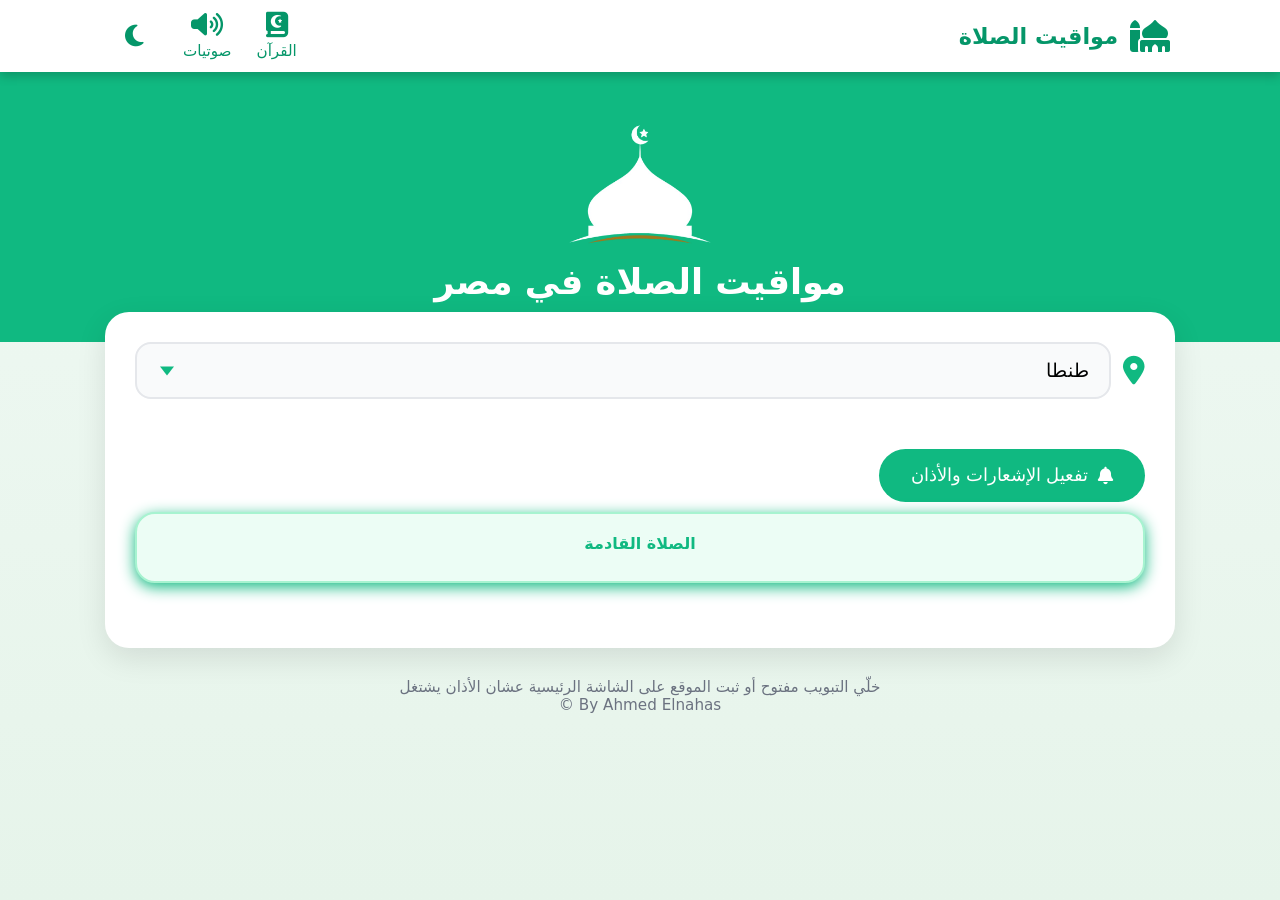
<file: index.html>
<!doctype html>
<html lang="ar" dir="rtl">
  <head>
    <meta charset="UTF-8" />
    <meta name="viewport" content="width=device-width, initial-scale=1.0" />
    <title>🕌 مواقيت الصلاة - مصر</title>
    <!-- icon page -->
    <link rel="icon" href="image/icon.png" />
    <!-- link Css -->
    <link rel="stylesheet" href="css/style.css" />
    <link
      rel="stylesheet"
      href="https://cdnjs.cloudflare.com/ajax/libs/font-awesome/6.5.0/css/all.min.css"
    />
  </head>
  <body>
    <!-- Navbar -->
    <nav class="navbar">
      <div class="nav-container">
        <div class="nav-logo">
          <i class="fas fa-mosque"></i>
          <span>مواقيت الصلاة</span>
        </div>
        <div class="nav-right">
          <div class="nav-icons">
            <a href="quran.html" class="nav-icon" title="القرآن الكريم">
              <i class="fas fa-book-quran"></i>
              <span>القرآن</span>
            </a>
            <a href="Audio.html" class="nav-icon" title="الصوتيات والأذان">
              <i class="fas fa-volume-up"></i>
              <span>صوتيات</span>
            </a>
          </div>
          <!-- زرار الـ Dark Mode -->
          <button
            onclick="toggleTheme()"
            id="themeBtn"
            class="theme-btn"
            title="تبديل الوضع">
            <i class="fas fa-moon"></i>
          </button>
        </div>
      </div>
    </nav>
    <!-- Header section -->
    <div class="header">
      <img src="image/logo.png" loading="lazy" class="Logo" />
      <h1>مواقيت الصلاة في مصر</h1>
    </div>
    <div class="container">
      <div class="card">
        <!-- Select governorate -->
        <div class="select-wrapper">
          <i class="fas fa-map-marker-alt"></i>
          <select id="citySelect"></select>
        </div>
        <!-- History -->
        <div id="dateInfo" class="date-info"></div>
        <!-- btn-notfiction -->
        <div class="text-center mb-8">
          <button onclick="enableNotifications()" class="enable-btn">
            <i class="fas fa-bell"></i>
            تفعيل الإشعارات والأذان
          </button>
        </div>
        <!-- Next prayer -->
        <div id="nextPrayer" class="next-prayer hidden">
          <p class="label">الصلاة القادمة</p>
          <p id="nextNameTime" class="next-time"></p>
          <p id="remaining" class="remaining"></p>
        </div>
        <!-- Prayer times -->
        <div id="prayerTimes" class="prayer-grid"></div>
      </div>
      <!-- Footer -->
      <p class="footer-text">
        خلّي التبويب مفتوح أو ثبت الموقع على الشاشة الرئيسية عشان الأذان يشتغل
        <br />
        By Ahmed Elnahas &copy;
      </p>
    </div>
    <!-- link js -->
    <script src="js/main.js"></script>
  </body>
</html>
</file>
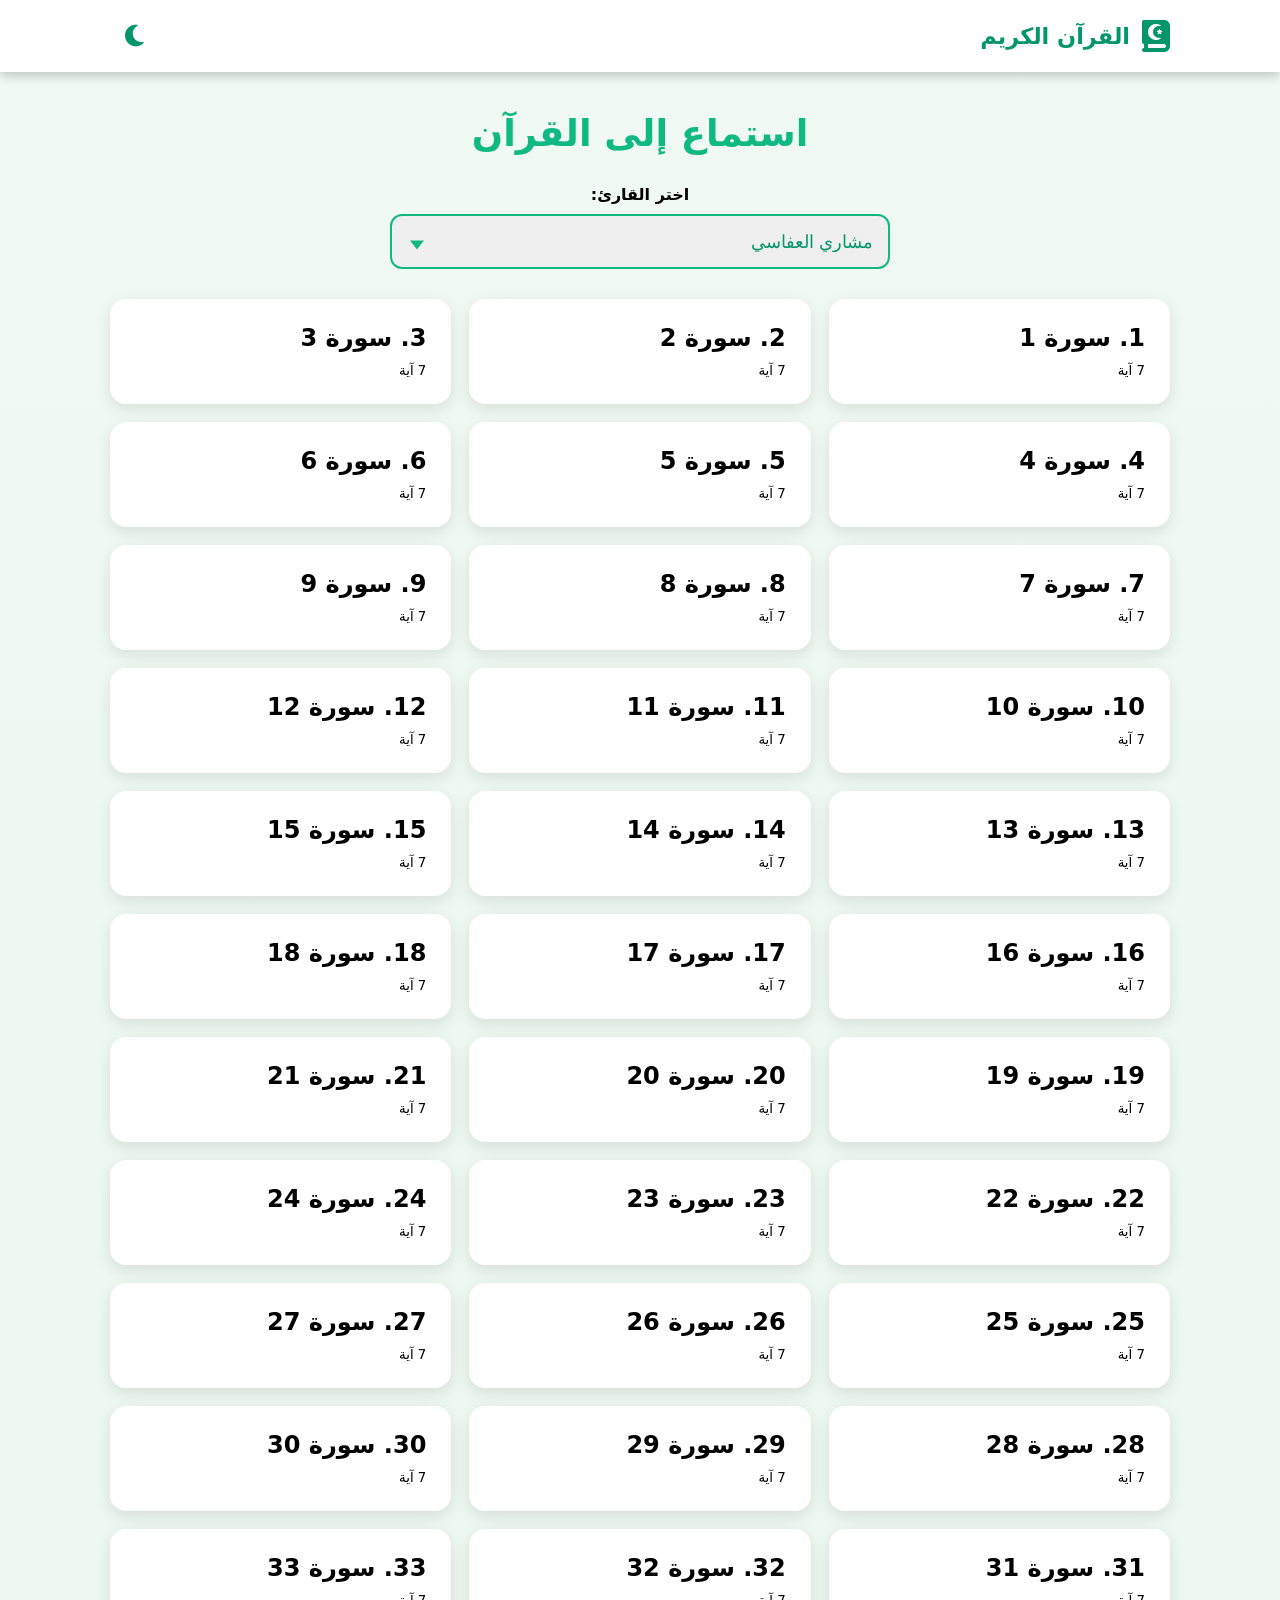
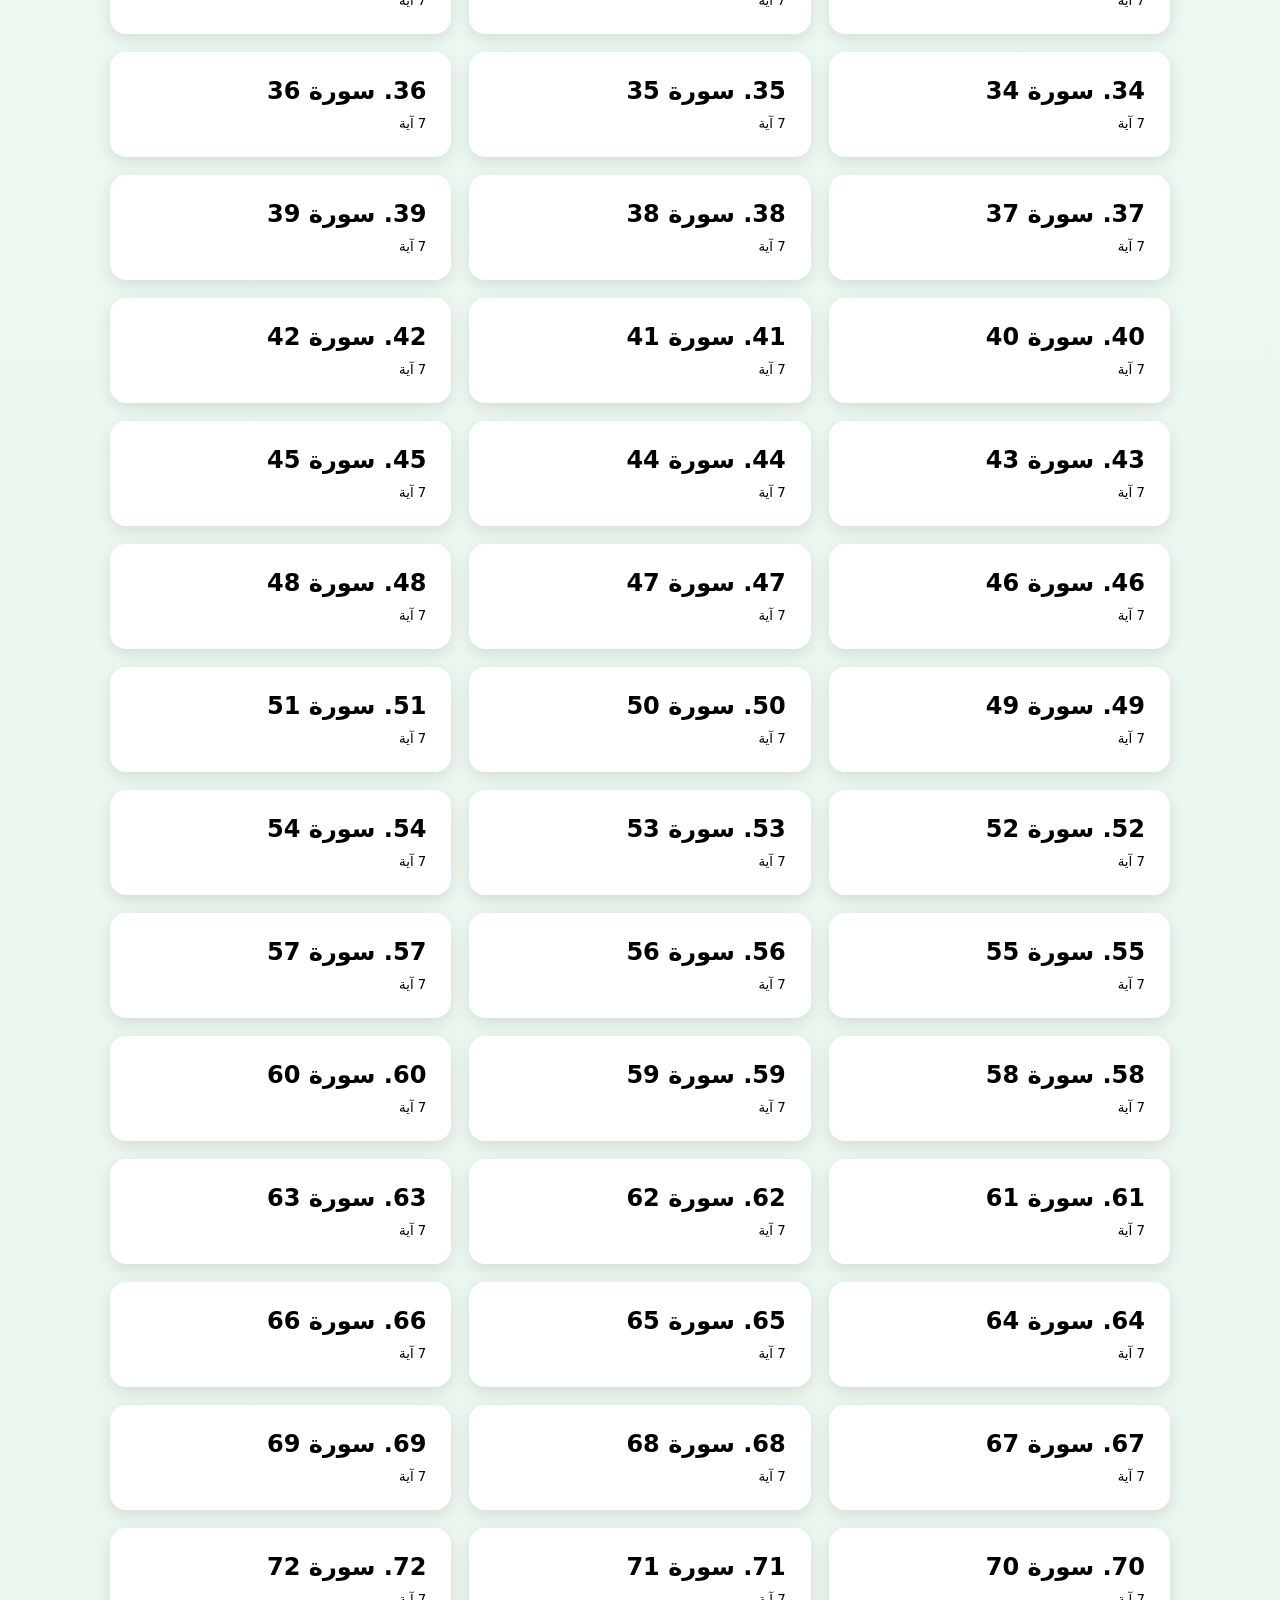
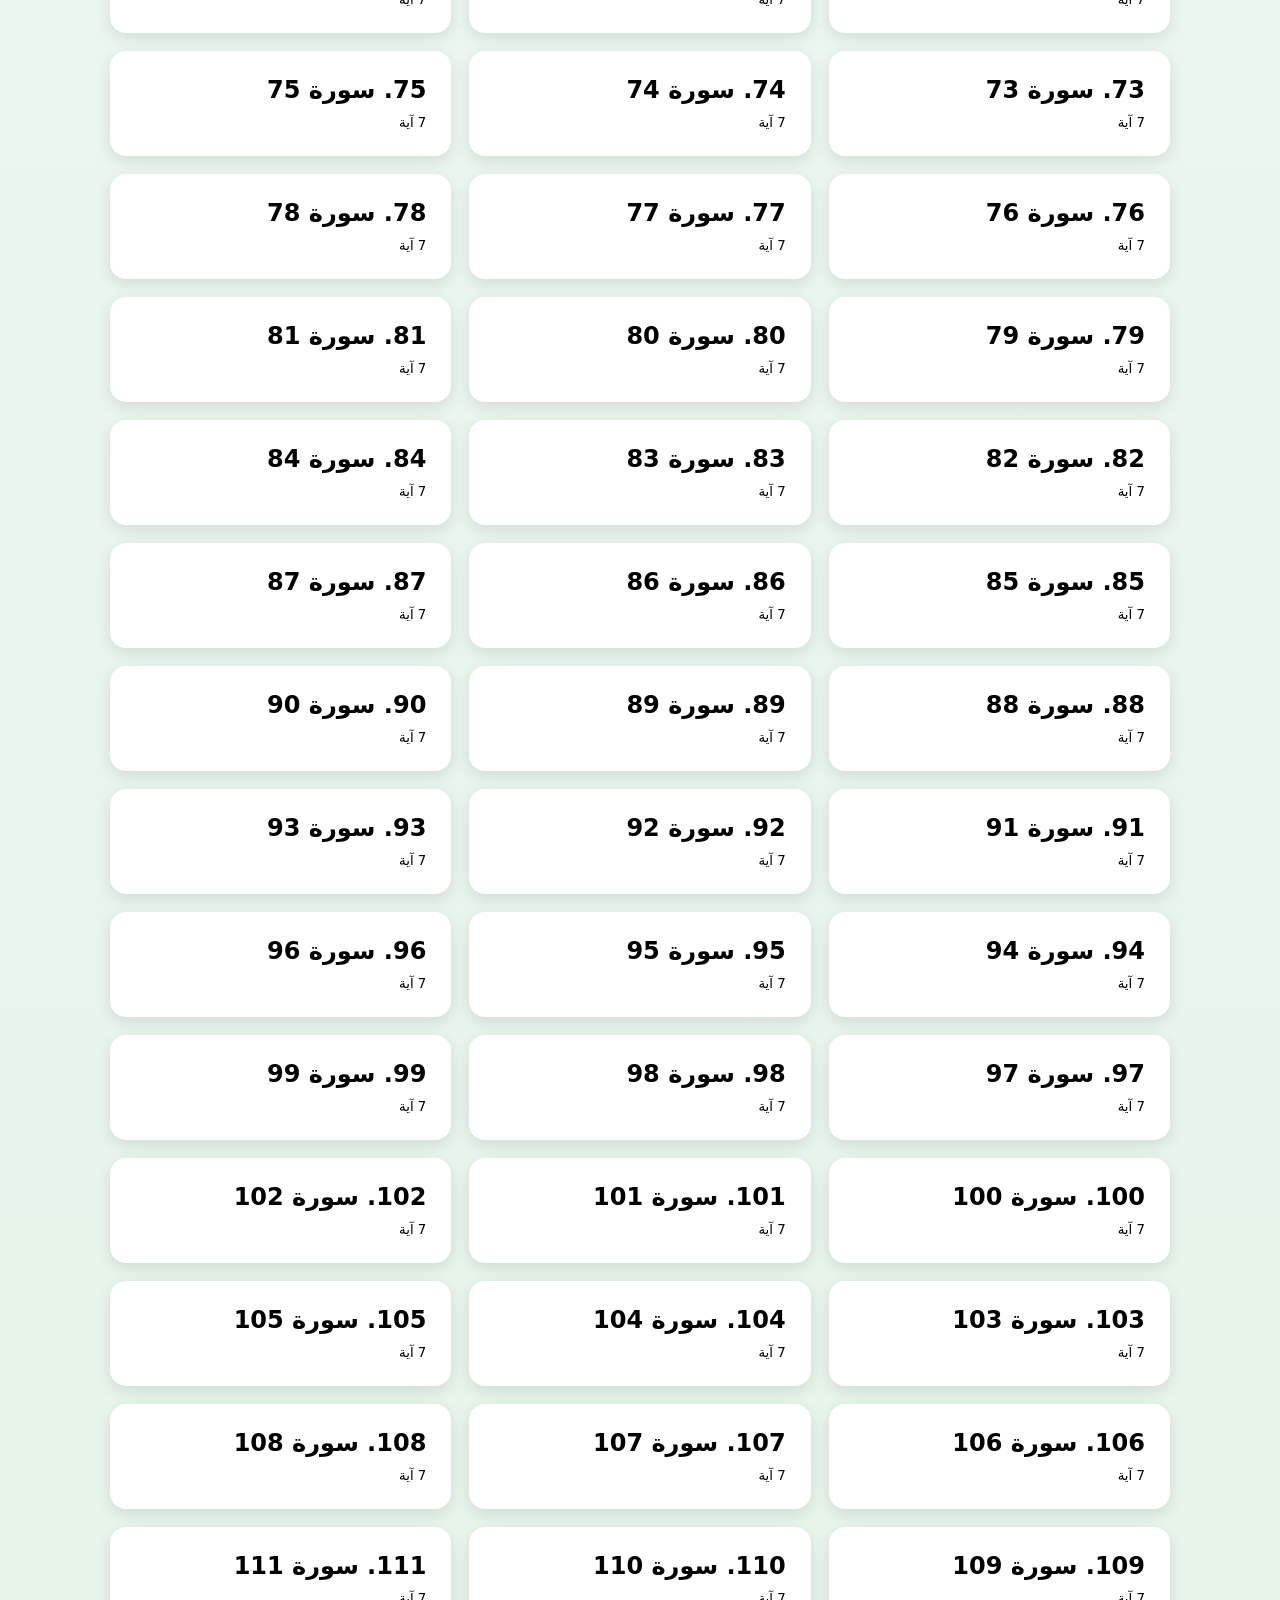
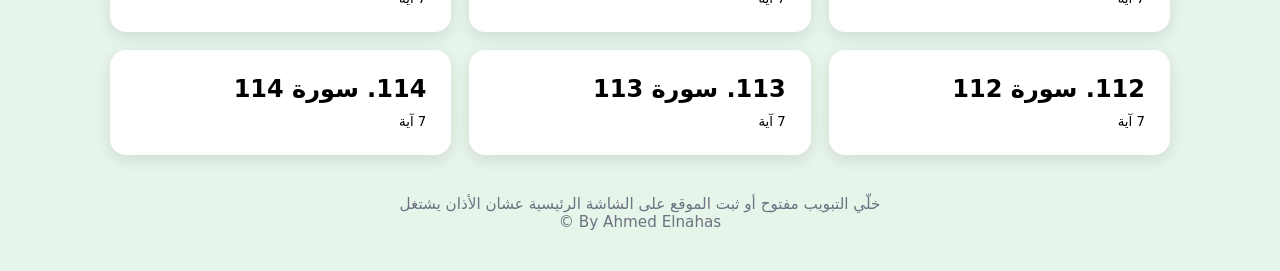
<file: Audio.html>
<!DOCTYPE html>
<html lang="ar" dir="rtl">
<head>
  <meta charset="UTF-8">
  <meta name="viewport" content="width=device-width, initial-scale=1.0">
  <title>القرآن الكريم - استماع</title>
  <link rel="stylesheet" href="css/Audio.css">
  <link rel="stylesheet" href="https://cdnjs.cloudflare.com/ajax/libs/font-awesome/6.5.0/css/all.min.css">
</head>
<body>
  <!-- Navbar -->
    <nav class="navbar">
      <div class="nav-container">
        <div class="nav-logo">
          <a href="index.html"><i class="fas fa-book-quran"></i></a>
          <span>القرآن الكريم</span>
        </div>
          <!-- زرار الـ Dark Mode -->
          <button
            onclick="toggleTheme()"
            id="themeBtn"
            class="theme-btn"
            title="تبديل الوضع">
            <i class="fas fa-moon"></i>
          </button>
        </div>
      </div>
    </nav>
  <div class="quran-page">
    <h1 class="quran-header">استماع إلى القرآن</h1>
    <!-- اختيار القارئ -->
    <div class="reciter-box">
      <label>اختر القارئ:</label>
      <select id="reciterSelect"></select>
    </div>
    <!-- قائمة السور -->
    <div id="surahs-list" class="surah-grid" style="display: none;"></div>
    <!-- مشغل السورة -->
    <div id="surah-view" class="surah-view" style="display: none;">
      <button onclick="goBack()" class="back-button">
        ← العودة لقائمة السور
      </button>
      <h2 id="surah-title"></h2>
      
      <div class="audio-player">
        <audio id="quranAudio" controls style="width:100%; margin: 20px 0;"></audio>
      </div>
      
      <div id="surah-text" class="surah-text"></div>
    </div>
  </div>
    <!-- Footer -->
    <p class="footer-text">
      خلّي التبويب مفتوح أو ثبت الموقع على الشاشة الرئيسية عشان الأذان يشتغل
      <br />
      By Ahmed Elnahas &copy;
    </p>
  <script src="js/Audio.js"></script>
</body>
</html>
</file>
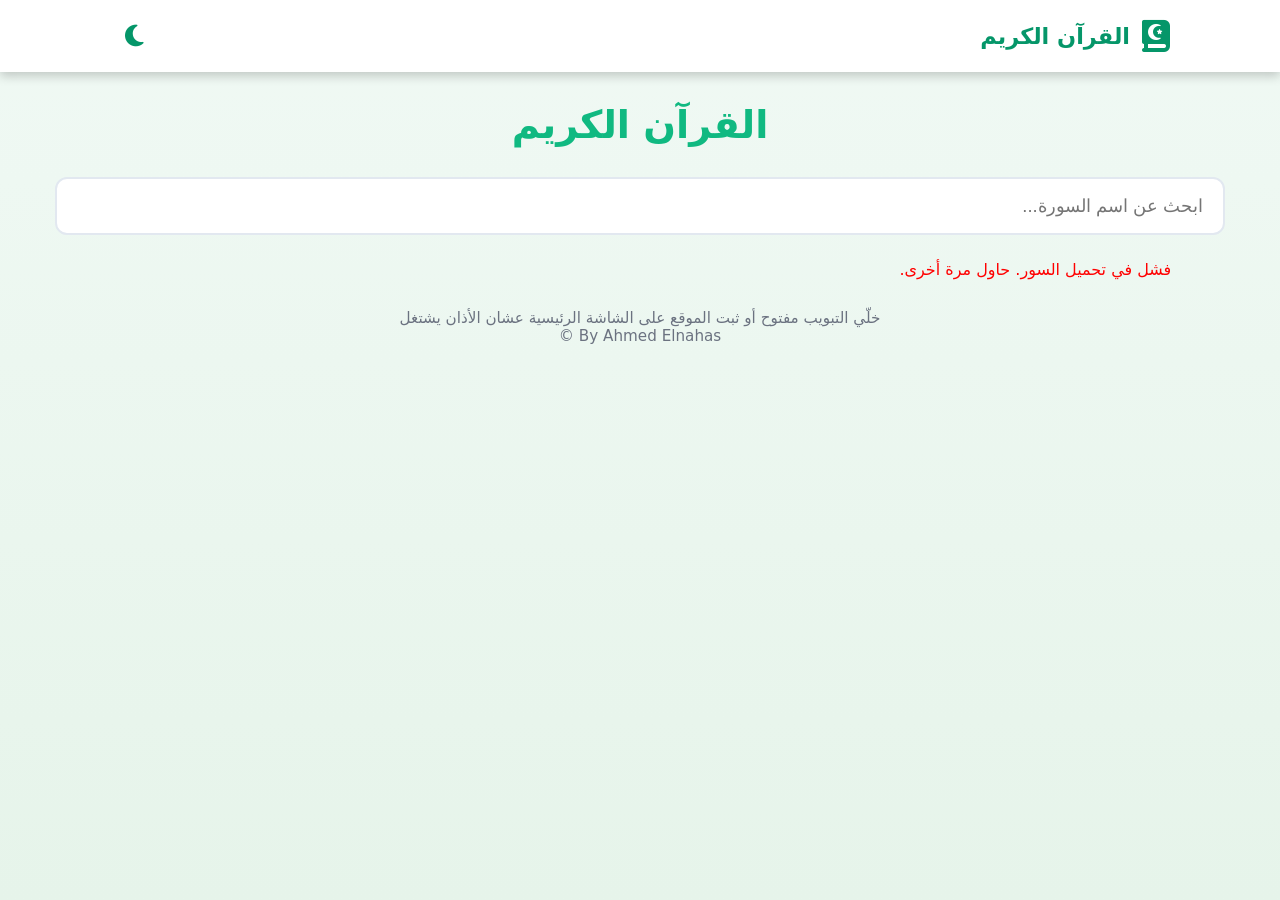
<file: quran.html>
<!DOCTYPE html>
<html lang="ar" dir="rtl">
<head>
  <meta charset="UTF-8">
  <meta name="viewport" content="width=device-width, initial-scale=1.0">
  <title>القرآن الكريم</title>
  <!-- icon page -->
  <link rel="icon" href="image/icon.png" />
  <!-- link Css -->
  <link rel="stylesheet" href="css/quran.css">
  <link rel="stylesheet" href="https://cdnjs.cloudflare.com/ajax/libs/font-awesome/6.5.0/css/all.min.css">
</head>
<body>
   <!-- Navbar -->
    <nav class="navbar">
      <div class="nav-container">
        <div class="nav-logo">
          <a href="index.html"><i class="fas fa-book-quran"></i></a>
          <span>القرآن الكريم</span>
        </div>
          <!-- زرار الـ Dark Mode -->
          <button
            onclick="toggleTheme()"
            id="themeBtn"
            class="theme-btn"
            title="تبديل الوضع">
            <i class="fas fa-moon"></i>
          </button>
        </div>
      </div>
    </nav>
    <!-- Hero Section -->
  <div class="quran-page">
    <h1 class="quran-header">القرآن الكريم</h1>
    <input type="text" id="searchInput" placeholder="ابحث عن اسم السورة..." class="search-box">
    <div id="surahs-list" class="surah-grid"></div>
    <div id="surah-view" class="surah-view">
      <button onclick="goBack()" class="back-button">
        ← العودة لقائمة السور
      </button>
      <h2 id="surah-title"></h2>
      <div class="basmala">بِسْمِ اللَّهِ الرَّحْمَٰنِ الرَّحِيمِ</div>
      <div id="surah-text" class="surah-text"></div>
    </div>
  </div>
    <!-- Footer -->
    <p class="footer-text">
      خلّي التبويب مفتوح أو ثبت الموقع على الشاشة الرئيسية عشان الأذان يشتغل
      <br />
      By Ahmed Elnahas &copy;
    </p>
  <script src="js/quran.js"></script>
</body>
</html>
</file>
<file: css/style.css>
/* Globle Styling */
* {
  margin: 0;
  padding: 0;
  box-sizing: border-box;
}
body {
  background: linear-gradient(to bottom, #f0f9f4, #e6f4ea);
  font-family:
    system-ui,
    -apple-system,
    sans-serif;
  min-height: 100vh;
  padding-bottom: 40px;
  transition: background 0.4s;
}
body.dark {
  background: linear-gradient(to bottom, #1f2937, #111827);
  color: #e5e7eb;
}
/* ====================== Navbar ====================== */
.navbar {
  background: white;
  color: #059669;
  padding: 12px 0;
  box-shadow: 0 4px 10px rgba(0, 0, 0, 0.2);
  position: sticky;
  top: 0;
  z-index: 1000;
}
.nav-container {
  max-width: 1100px;
  margin: 0 auto;
  padding: 0 20px;
  display: flex;
  justify-content: space-between;
  align-items: center;
}
.nav-logo {
  display: flex;
  align-items: center;
  gap: 12px;
  font-size: 1.4rem;
  font-weight: bold;
}
.nav-logo i {
  font-size: 2rem;
  color: #059669;
}
.nav-right {
  display: flex;
  align-items: center;
  gap: 25px;
}
.nav-icons {
  display: flex;
  gap: 25px;
}
.nav-icon {
  display: flex;
  flex-direction: column;
  align-items: center;
  color: #059669;
  text-decoration: none;
  font-size: 0.95rem;
  transition: all 0.3s;
}
.nav-icon:hover {
  color: #059669;
  transform: translateY(-3px);
}
.nav-icon i {
  font-size: 1.6rem;
  margin-bottom: 4px;
}
/* زرار الـ Dark Mode */
.theme-btn {
  background: rgba(255, 255, 255, 0.15);
  border: none;
  color: #059669;
  font-size: 1.55rem;
  width: 48px;
  height: 48px;
  display: flex;
  align-items: center;
  justify-content: center;
  border-radius: 50%;
  cursor: pointer;
  transition: all 0.3s;
}
.theme-btn:hover {
  background: #059668aa;
  color: white;
  transform: scale(1.1);
}
body.dark .nav-icon:hover {
  color: #059669;
  transform: translateY(-3px);
}
body.dark .nav-icon,
body.dark .navbar {
  color: white;
}
body.dark .navbar{
  background: #1e2937;
}
body.dark .theme-btn {
  background: transparent;
  color: white;
}
body.dark .theme-btn:hover {
  background: rgba(255, 255, 255, 0.2);
  color: #059669;
}
/* Responsive mobile */
@media (max-width: 767px) {
  .nav-logo span{
    display: none;
  }
}
/* header Styling */
.header {
  background: #10b981;
  color: white;
  text-align: center;
  padding: 50px 20px 40px;
}
body.dark .header {
  background: #059669;
}
.header .Logo {
  width: 150px;
  margin-bottom: 10px;
}
.header h1 {
  font-size: 2.2rem;
  font-weight: bold;
}
.header p {
  font-size: 1.1rem;
  opacity: 0.9;
  margin-top: 8px;
}
.container {
  max-width: 1100px;
  margin: -30px auto 0;
  padding: 0 15px;
}
.card {
  background: white;
  border-radius: 24px;
  box-shadow: 0 10px 30px rgba(0, 0, 0, 0.1);
  padding: 30px;
  transition: all 0.4s;
}
body.dark .card {
  background: #1f2937;
  box-shadow: 0 10px 30px rgba(0, 0, 0, 0.4);
}
/* ====================== Select Wrapper ====================== */
.select-wrapper {
  position: relative;
  display: flex;
  align-items: center;
  gap: 12px;
  margin-bottom: 25px;
}
.select-wrapper i {
  font-size: 1.8rem;
  color: #10b981;
  z-index: 2;
}
body.dark .select-wrapper i {
  color: #34d399;
}
select {
  flex: 1;
  padding: 16px 20px;
  font-size: 1.2rem;
  border: 2px solid #e5e7eb;
  border-radius: 16px;
  background: #f9fafb;
  outline: none;
  appearance: none;
  -webkit-appearance: none;
  -moz-appearance: none;
}
body.dark select {
  background: #374151;
  border-color: #4b5563;
  color: #e5e7eb;
}
select:focus {
  border-color: #10b981;
}
body.dark select:focus {
  border-color: #34d399;
}
/* wrapper */
.select-wrapper::after {
  content: "";
  position: absolute;
  top: 50%;
  left: 25px;
  width: 0;
  height: 0;
  border-left: 7px solid transparent;
  border-right: 7px solid transparent;
  border-top: 9px solid #10b981;
  transform: translateY(-50%);
  pointer-events: none;
  z-index: 5;
}
body.dark .select-wrapper::after {
  border-top-color: #34d399;
}
/* إخفاء السهم الأصلي */
select::-ms-expand {
  display: none;
}
/* Data info Styling */
.date-info {
  text-align: center;
  color: #4b5563;
  font-size: 1.15rem;
  margin-bottom: 25px;
  display: flex;
  align-items: center;
  justify-content: center;
  gap: 10px;
}

body.dark .date-info {
  color: #9ca3af;
}
.theme-toggle {
  position: absolute;
  top: 20px;
  left: 20px;
  z-index: 100;
}
.theme-toggle button {
  background: rgba(255, 255, 255, 0.9);
  border: none;
  width: 50px;
  height: 50px;
  border-radius: 50%;
  font-size: 1.5rem;
  cursor: pointer;
  box-shadow: 0 4px 10px rgba(0, 0, 0, 0.1);
}
body.dark .theme-toggle button {
  background: rgba(31, 41, 55, 0.9);
  color: #34d399;
}
.enable-btn {
  background: #10b981;
  color: white;
  border: none;
  padding: 16px 32px;
  font-size: 1.1rem;
  border-radius: 50px;
  cursor: pointer;
  display: inline-flex;
  align-items: center;
  gap: 10px;
  margin-bottom: 15px;
  transition: all 0.3s ease;
}
body.dark .enable-btn {
  background: #34d399;
  color: #111827;
}
.enable-btn:hover {
  transform: translateY(-5px);
}
.next-prayer {
  background: #ecfdf5;
  border: 2px solid #a7f3d0;
  border-radius: 20px;
  padding: 20px;
  text-align: center;
  margin-bottom: 30px;
}
body.dark .next-prayer {
  background: #064e3b;
  border-color: #34d399;
}
.next-prayer,
.prayer-card {
  transition: all 0.3s ease;
}
.next-prayer,
.prayer-card:hover {
  transform: translateY(-5px);
  box-shadow: 0 4px 15px #10b981;
}
.label {
  color: #10b981;
  font-weight: 600;
}
body.dark .label {
  color: #34d399;
}
.next-time {
  font-size: 1.8rem;
  font-weight: bold;
  color: #065f46;
}
body.dark .next-time {
  color: #6ee7b7;
}
.remaining {
  color: #10b981;
  margin-top: 8px;
  font-size: 1.1rem;
}
body.dark .remaining {
  color: #6ee7b7;
}
.prayer-grid {
  display: grid;
  grid-template-columns: repeat(auto-fit, minmax(280px, 1fr));
  gap: 18px;
}
.prayer-card {
  background: white;
  border-radius: 20px;
  padding: 24px 20px;
  text-align: center;
  box-shadow: 0 4px 15px rgba(0, 0, 0, 0.08);
}
body.dark .prayer-card {
  background: #374151;
}
.prayer-card h3 {
  color: #10b981;
  font-size: 1.35rem;
  margin-bottom: 12px;
}
body.dark .prayer-card h3 {
  color: #34d399;
}
.prayer-card p {
  font-size: 2.2rem;
  font-weight: bold;
  color: #1f2937;
  letter-spacing: 2px;
}
body.dark .prayer-card p {
  color: #e5e7eb;
}
/* footer Styling */
.footer-text {
  text-align: center;
  color: #6b7280;
  margin-top: 30px;
  font-size: 0.95rem;
}
body.dark .footer-text {
  color: #9ca3af;
}
</file>
<file: css/Audio.css>
/* Globle Styling */
* {
  margin: 0;
  padding: 0;
  box-sizing: border-box;
}
body {
  background: linear-gradient(to bottom, #f0f9f4, #e6f4ea);
  font-family:
    system-ui,
    -apple-system,
    sans-serif;
  min-height: 100vh;
  padding-bottom: 40px;
  transition: background 0.4s;
}
body.dark {
  background: linear-gradient(to bottom, #1f2937, #111827);
  color: #e5e7eb;
}
.ayah-number {
  color: #059669;
  font-weight: bold;
  font-size: 20px;
}
#surah-text {
  line-height: 2.5;
  font-size: 22px;
  direction: rtl;
  text-align: justify;
}

/* ====================== Navbar ====================== */
.navbar {
  background: white;
  color: #059669;
  padding: 12px 0;
  box-shadow: 0 4px 10px rgba(0, 0, 0, 0.2);
  position: sticky;
  top: 0;
  z-index: 1000;
}
.nav-container {
  max-width: 1100px;
  margin: 0 auto;
  padding: 0 20px;
  display: flex;
  justify-content: space-between;
  align-items: center;
}
.nav-logo {
  display: flex;
  align-items: center;
  gap: 12px;
  font-size: 1.4rem;
  font-weight: bold;
}
.nav-logo i {
  font-size: 2rem;
  color: #059669;
}
.nav-right {
  display: flex;
  align-items: center;
  gap: 25px;
}
/* زرار الـ Dark Mode */
.theme-btn {
  background: rgba(255, 255, 255, 0.15);
  border: none;
  color: #059669;
  font-size: 1.55rem;
  width: 48px;
  height: 48px;
  display: flex;
  align-items: center;
  justify-content: center;
  border-radius: 50%;
  cursor: pointer;
  transition: all 0.3s;
}
.theme-btn:hover {
  background: #059668aa;
  color: white;
  transform: scale(1.1);
}
body.dark .nav-icon:hover {
  color: #059669;
  transform: translateY(-3px);
}
body.dark .nav-icon,
body.dark .navbar {
  color: white;
}
body.dark .navbar {
  background: #1e2937;
}
body.dark .theme-btn {
  background: transparent;
  color: white;
}
body.dark .theme-btn:hover {
  background: rgba(255, 255, 255, 0.2);
  color: #059669;
}
/* Responsive mobile */
@media (max-width: 767px) {
  .nav-logo span {
    display: none;
  }
}
/* hero Styling */
.quran-page {
  max-width: 1100px;
  margin: 40px auto;
  padding: 0 20px;
}
.quran-header {
  text-align: center;
  color: #10b981;
  margin-bottom: 30px;
  font-size: 2.3rem;
}
.reciter-box {
  position: relative;
  max-width: 500px;
  margin: 0 auto 30px;
  text-align: center;
}
.reciter-box label {
  display: block;
  margin-bottom: 10px;
  font-weight: 600;
}
.reciter-box select {
  width: 100%;
  padding: 15px;
  font-size: 1.15rem;
  color: #059669;
  border: 2px solid #10b981;
  appearance: none;
  border-radius: 12px;
}
.reciter-box::after {
  content: "";
  position: absolute;
  top: 60px;
  left: 20px;
  width: 0;
  height: 0;
  border-left: 7px solid transparent;
  border-right: 7px solid transparent;
  border-top: 9px solid #10b981;
  transform: translateY(-50%);
  pointer-events: none;
  z-index: 5;
}
body.dark .reciter-box::after {
  border-top-color: #34d399;
}
body.dark .reciter-box select {
  background-color: #111827;
  color: white;
}
.back-button {
  background: #10b981;
  color: white;
  border: none;
  padding: 12px 24px;
  border-radius: 10px;
  cursor: pointer;
  margin-bottom: 25px;
  font-size: 1.05rem;
  transition: all 0.3s ease;
}
.back-button:hover {
  transform: translateY(-6px);
}
.surah-grid {
  display: grid;
  grid-template-columns: repeat(auto-fill, minmax(300px, 1fr));
  gap: 18px;
}
.surah {
  background: white;
  padding: 25px;
  border-radius: 16px;
  box-shadow: 0 5px 15px rgba(0, 0, 0, 0.1);
  cursor: pointer;
  transition: 0.3s;
}
body.dark .surah {
  background: #293748;
}
.surah:hover {
  transform: translateY(-6px);
}
.surah h3 {
  font-size: 1.5rem;
  margin-bottom: 8px;
}
.audio-player {
  margin: 30px 0;
  text-align: center;
}
.surah-view h2 {
  text-align: center;
  color: #10b981;
  margin-bottom: 20px;
}
.surah-text {
  line-height: 3;
  font-size: 1.4rem;
  text-align: justify;
  margin-top: 30px;
}
/* footer Styling */
.footer-text {
  text-align: center;
  color: #6b7280;
  margin-top: 30px;
  font-size: 0.95rem;
}
body.dark .footer-text {
  color: #9ca3af;
}
</file>
<file: css/quran.css>
/* Globle Styling */
* {
  margin: 0;
  padding: 0;
  box-sizing: border-box;
}
body {
  background: linear-gradient(to bottom, #f0f9f4, #e6f4ea);
  font-family:
    system-ui,
    -apple-system,
    sans-serif;
  min-height: 100vh;
  padding-bottom: 40px;
  transition: background 0.4s;
}
body.dark {
  background: linear-gradient(to bottom, #1f2937, #111827);
  color: #e5e7eb;
}
.ayah-number {
  color: #059669;
  font-weight: bold;
  font-size: 20px;             
}
#surah-text {
  line-height: 2.5;       
  font-size: 22px;  
  direction: rtl;       
  text-align: justify;
}
/* ====================== Navbar ====================== */
.navbar {
  background: white;
  color: #059669;
  padding: 12px 0;
  box-shadow: 0 4px 10px rgba(0, 0, 0, 0.2);
  position: sticky;
  top: 0;
  z-index: 1000;
}
.nav-container {
  max-width: 1100px;
  margin: 0 auto;
  padding: 0 20px;
  display: flex;
  justify-content: space-between;
  align-items: center;
}
.nav-logo {
  display: flex;
  align-items: center;
  gap: 12px;
  font-size: 1.4rem;
  font-weight: bold;
}
.nav-logo i {
  font-size: 2rem;
  color: #059669;
}
.nav-right {
  display: flex;
  align-items: center;
  gap: 25px;
}
/* زرار الـ Dark Mode */
.theme-btn {
  background: rgba(255, 255, 255, 0.15);
  border: none;
  color: #059669;
  font-size: 1.55rem;
  width: 48px;
  height: 48px;
  display: flex;
  align-items: center;
  justify-content: center;
  border-radius: 50%;
  cursor: pointer;
  transition: all 0.3s;
}
.theme-btn:hover {
  background: #059668aa;
  color: white;
  transform: scale(1.1);
}
body.dark .nav-icon:hover {
  color: #059669;
  transform: translateY(-3px);
}
body.dark .nav-icon,
body.dark .navbar {
  color: white;
}
body.dark .navbar{
  background: #1e2937;
}
body.dark .theme-btn {
  background: transparent;
  color: white;
}
body.dark .theme-btn:hover {
  background: rgba(255, 255, 255, 0.2);
  color: #059669;
}
/* Responsive mobile */
@media (max-width: 767px) {
  .nav-logo span{
    display: none;
  }
}
/* ====================== quran Page Style ====================== */
.quran-page {
  max-width: 1200px;
  margin: 30px auto;
  padding: 0 15px;
}
.quran-header {
  text-align: center;
  color: #10b981;
  margin-bottom: 30px;
  font-size: 2.4rem;
}
.search-box {
  width: 100%;
  padding: 16px 20px;
  font-size: 1.15rem;
  border: 2px solid #e2e8f0;
  border-radius: 12px;
  margin-bottom: 25px;
}
body.dark .search-box {
  background: #1f2937;
  border-color: #475569;
  color: white;
}
/* Grid للسور - Cards جنب بعضها */
.surah-grid {
  display: grid;
  grid-template-columns: repeat(auto-fill, minmax(300px, 1fr));
  gap: 16px;
}
.surah {
  background: white;
  padding: 22px;
  border-radius: 16px;
  box-shadow: 0 4px 15px rgba(0,0,0,0.1);
  cursor: pointer;
  margin-bottom: 10px;
  transition: all 0.3s;
}
body.dark .surah {
  background: #29374a;
}
.surah:hover {
  transform: translateY(-8px);
  box-shadow: 0 12px 25px rgba(16, 185, 129, 0.25);
}
.surah h3 {
  font-size: 1.45rem;
  margin-bottom: 8px;
  color: #059669;
}
body.dark .surah h3 {
  color: white;
}
.surah small {
  color: #64748b;
  font-size: 1rem;
}
body.dark .surah small {
  color: #cbd5e1;
}
/* View All Surah*/
.surah-view {
  display: none;
  background: white;
  border-radius: 20px;
  padding: 40px 30px;
  box-shadow: 0 8px 30px rgba(0,0,0,0.12);
  margin-top: 20px;
}
body.dark .surah-view {
  background: #1f2937;
}
.back-button {
  background: #10b981;
  color: white;
  border: none;
  padding: 12px 24px;
  border-radius: 10px;
  cursor: pointer;
  margin-bottom: 25px;
  font-size: 1.05rem;
}
.surah-view h2 {
  text-align: center;
  color: #10b981;
  margin-bottom: 30px;
  font-size: 2rem;
}
.basmala {
  text-align: center;
  font-size: 2.1rem;
  color: #10b981;
  margin: 35px 0 40px;
  font-weight: 500;
}
.surah-text {
  line-height: 3;
  font-size: 1.45rem;
  text-align: justify;
  color: #1f2937;
}
body.dark .surah-text {
  color: #e5e7eb;
}
/* footer Styling */
.footer-text {
  text-align: center;
  color: #6b7280;
  margin-top: 30px;
  font-size: 0.95rem;
}
body.dark .footer-text {
  color: #9ca3af;
}
</file>
